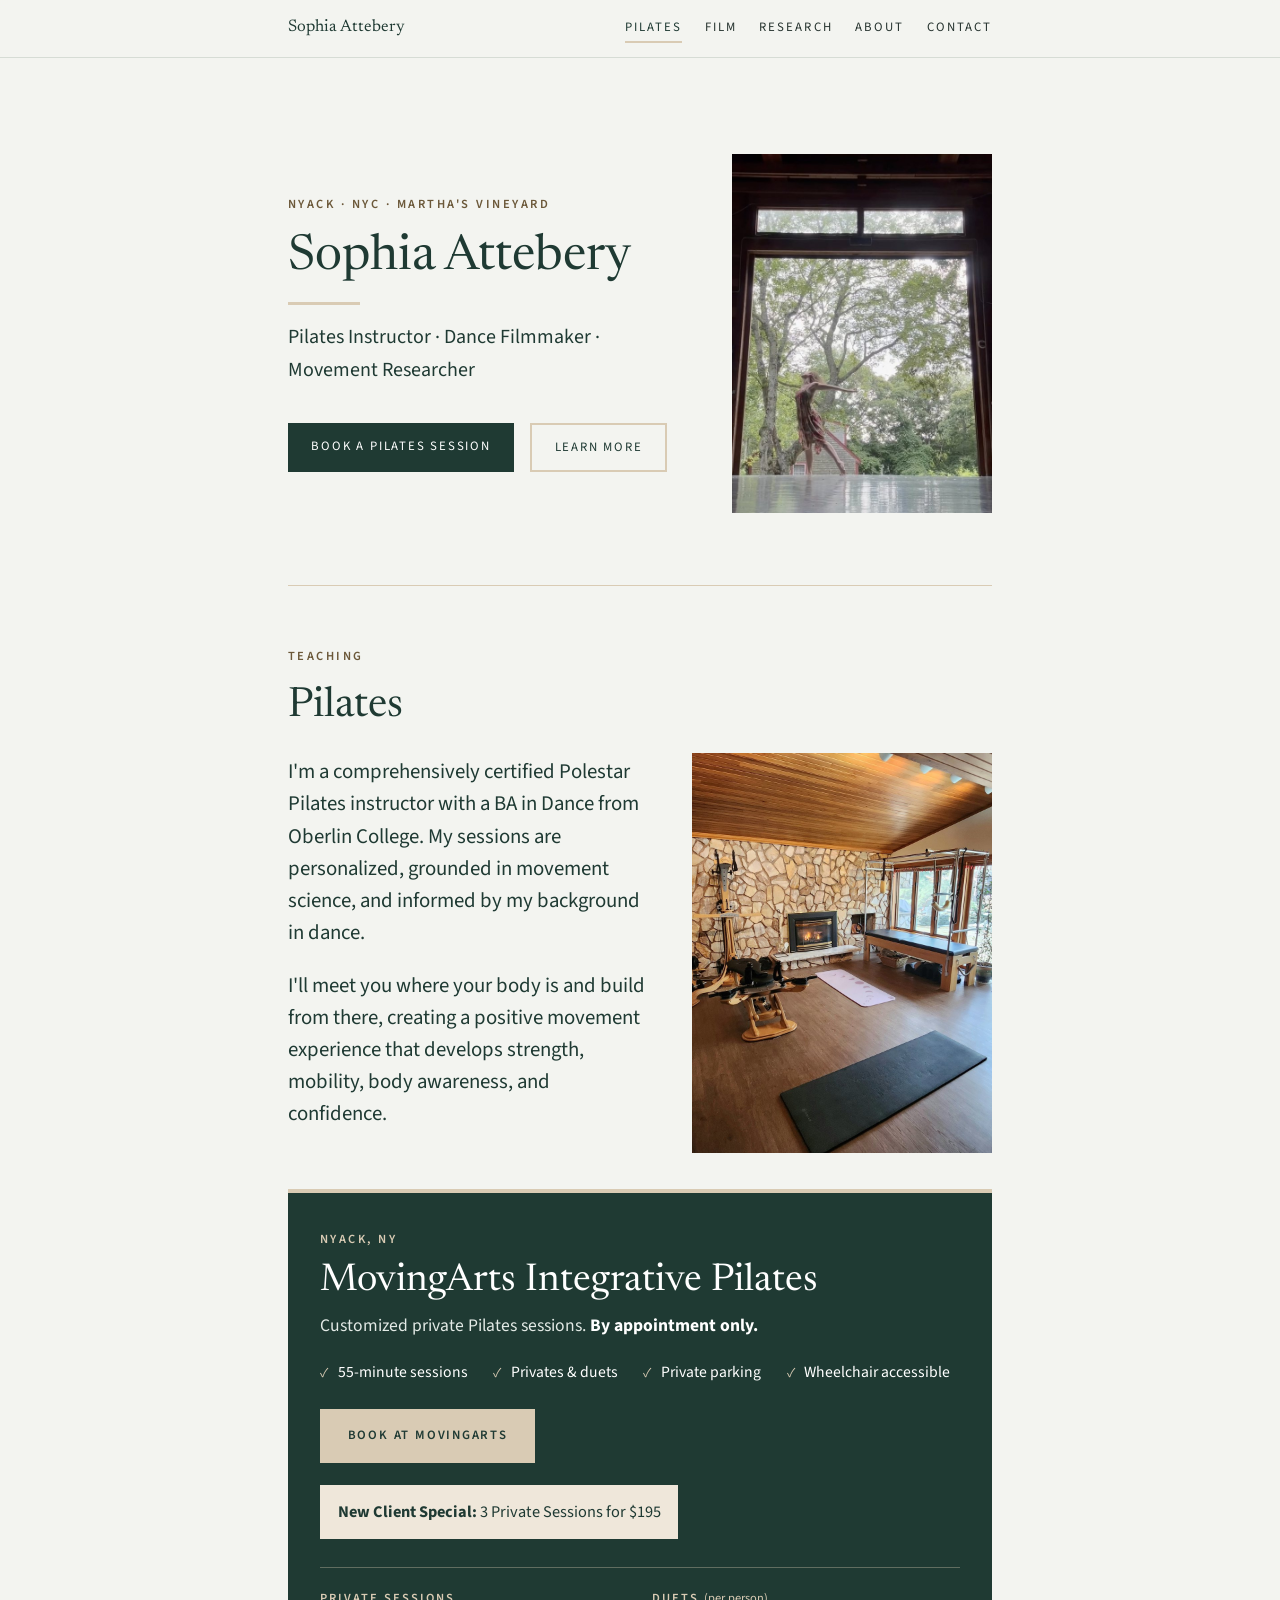
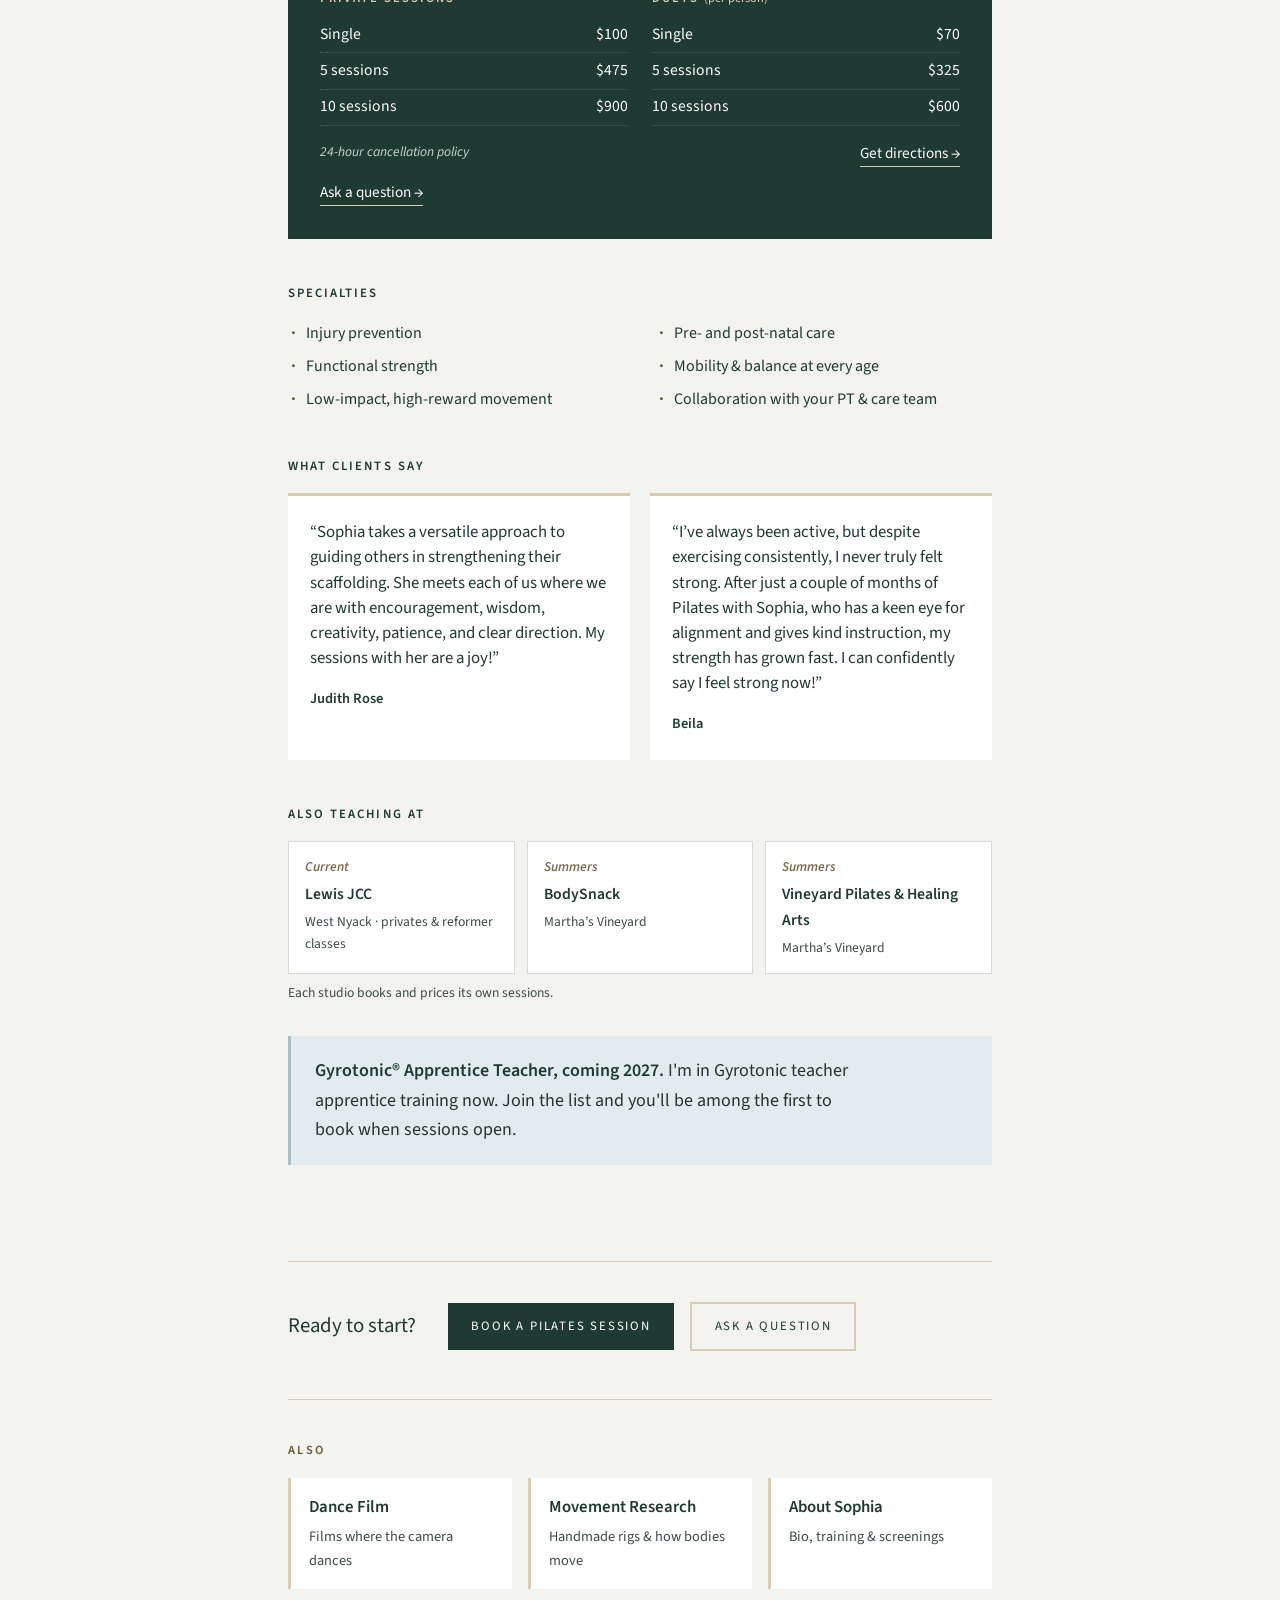
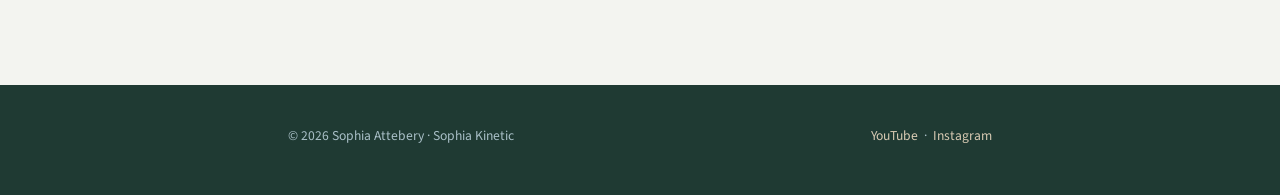
<file: index.html>
<!DOCTYPE html>
<html lang="en">
<head>
<meta charset="UTF-8">
<meta name="viewport" content="width=device-width, initial-scale=1.0">
<title>Sophia Attebery | Dancer, Pilates Instructor &amp; Dance Filmmaker</title>
<meta name="description" content="Sophia Attebery is a dancer, Pilates instructor, and award-winning dance filmmaker in Nyack, NY. Private Pilates sessions, Gyrotonic coming 2027, dance film, and movement research.">
<meta property="og:title" content="Sophia Attebery | Sophia Kinetic">
<meta property="og:description" content="Dancer, Pilates instructor, and dance filmmaker based in Nyack, New York City, and Martha's Vineyard.">
<meta property="og:url" content="https://sophiakinetic.com">
<meta property="og:type" content="website">
<link rel="preconnect" href="https://fonts.googleapis.com">
<link href="https://fonts.googleapis.com/css2?family=Newsreader:ital,opsz,wght@0,6..72,400;0,6..72,500;1,6..72,400&family=Source+Sans+3:wght@400;500;600&display=swap" rel="stylesheet">
<link rel="icon" href="/favicon.ico" sizes="any">
<link rel="icon" type="image/png" sizes="32x32" href="/favicon-32.png">
<link rel="apple-touch-icon" href="/apple-touch-icon.png">
<link rel="stylesheet" href="style.css">
<style>
  main > section#pilates { border-top: 1px solid var(--sand) !important; padding-top: 3.75rem !important; }
  .also { border-top: 1px solid var(--sand); margin-top: 3rem; padding-top: 2.5rem; }
  .also-links { display: grid; grid-template-columns: repeat(3, minmax(0,1fr)); gap: 1rem; }
  .also-links a { display: flex; flex-direction: column; gap: 0.2rem; padding: 1rem 1.1rem; background: #fff; text-decoration: none; color: var(--ink); border-left: 3px solid var(--sand); }
  .also-title { font-weight: 600; font-size: 1.05rem; }
  .also-sub { font-size: 0.9rem; color: var(--ink-dim); }
  @media (max-width: 700px) { .also-links { grid-template-columns: 1fr; } }

  .pilates-head { }
  .studio-feature { background: var(--ink); color: #fff; padding: 2.25rem 2rem 2rem; margin: 2.25rem 0 1rem; border-top: 4px solid var(--sand); }
  .studio-eyebrow { font-size: 0.78rem; letter-spacing: 0.2em; text-transform: uppercase; font-weight: 600; color: var(--sand); margin-bottom: 0.6rem; }
  .studio-name { font-family: 'Newsreader', serif; font-weight: 400; font-size: clamp(1.9rem, 4.5vw, 2.4rem); line-height: 1.1; margin-bottom: 0.6rem; }
  .studio-feature .studio-desc { color: #E3EAE6; font-size: 1.1rem; margin-bottom: 1.25rem; max-width: none; }
  .studio-facts { list-style: none; display: flex; flex-wrap: wrap; gap: 0.4rem 1.6rem; margin-bottom: 1.4rem; }
  .studio-facts li { font-size: 0.98rem; color: #fff; padding-left: 1.1rem; position: relative; }
  .studio-facts li::before { content: "\2713"; position: absolute; left: 0; color: var(--sand); font-size: 0.85rem; top: 0.1rem; }
  .studio-offer { background: var(--sand-light); color: var(--ink); padding: 0.85rem 1.1rem; font-size: 1.02rem; margin-top: 1.4rem; display: inline-block; }
  .studio-offer strong { font-weight: 700; }
  .studio-actions { display: flex; gap: 1.5rem; align-items: center; flex-wrap: wrap; }
  .btn.studio-btn { background: var(--sand); color: var(--ink); border-color: var(--sand); font-weight: 600; padding: 0.9rem 1.6rem; }
  .btn.studio-btn:hover { background: #fff; border-color: #fff; color: var(--ink); }
  .studio-link { color: #fff; text-decoration: none; border-bottom: 1px solid var(--sand); font-size: 0.95rem; }
  .also-studios { display: grid; grid-template-columns: repeat(3, minmax(0,1fr)); gap: 0.75rem; margin-bottom: 0.5rem; }
  .also-studios a { display: flex; flex-direction: column; gap: 0.15rem; padding: 0.85rem 1rem; background: #fff; text-decoration: none; color: var(--ink); border: 1px solid var(--rule); }
  .also-studios .season { font-style: italic; font-weight: 600; font-size: 0.85rem; color: #7A6A4F; margin-bottom: 0.1rem; }
  .also-studios strong { font-weight: 600; font-size: 0.98rem; }
  .also-studios span { font-size: 0.85rem; color: var(--ink-dim); }
  .small-note { font-size: 0.85rem !important; color: var(--ink-dim) !important; margin-bottom: 1.5rem !important; }
  @media (max-width: 700px) { .also-studios { grid-template-columns: 1fr; } .studio-feature { padding: 1.75rem 1.25rem; margin-left: -0.5rem; margin-right: -0.5rem; } }

  .studio-feature { position: relative; }
  .studio-grid { display: block; }
  .studio-feature .studio-desc strong { font-weight: 700; color: #fff; }
  .studio-appt { color: var(--sand); font-weight: 600; font-size: 1rem; letter-spacing: 0.02em; margin: -0.6rem 0 1.1rem; }
  .studio-map { display: inline-flex; align-items: center; gap: 1rem; text-decoration: none; color: var(--ink); margin: 0.5rem 0 2.5rem; }
  .studio-map svg { display: block; width: 170px; height: auto; border: 1px solid var(--rule); transition: border-color .2s; }
  .studio-map:hover svg { border-color: var(--ink); }
  .studio-map .map-addr { display: block; font-size: 0.8rem; line-height: 1.35; margin-top: 0.45rem; color: #E3EAE6; }
  .studio-map .map-go { font-size: 0.98rem; border-bottom: 1px solid var(--ink); }
  .rates-foot { display: flex; justify-content: space-between; align-items: flex-start; gap: 1rem; flex-wrap: wrap; margin-top: 0.9rem; }
  .rates-foot .rates-note { margin: 0 0 0.9rem !important; }
  .rates-foot .ask-link { display: inline-block; }
    .studio-photo { aspect-ratio: 4 / 5; border: 1px dashed rgba(217,203,180,0.6); display: flex; align-items: center; justify-content: center; color: var(--sand); font-size: 0.9rem; text-align: center; padding: 1rem; }
  .studio-rates { display: grid; grid-template-columns: repeat(2, minmax(0, 1fr)); gap: 1.5rem; margin-top: 1.75rem; padding-top: 1.25rem; border-top: 1px solid rgba(217,203,180,0.35); }
  .rates-title { font-size: 0.78rem; letter-spacing: 0.16em; text-transform: uppercase; font-weight: 600; color: var(--sand); margin-bottom: 0.5rem; }
  .rates-title em { text-transform: none; letter-spacing: 0; font-style: normal; font-weight: 400; }
  .rate { display: flex; justify-content: space-between; gap: 1rem; padding: 0.3rem 0; border-bottom: 1px dotted rgba(255,255,255,0.18); font-size: 0.98rem; color: #fff; }
  .rate span:last-child { font-variant-numeric: tabular-nums; }
  .studio-feature .rates-note { font-size: 0.85rem; color: #C9D5D0; margin: 0.9rem 0 0; }
  @media (max-width: 760px) { .studio-grid { grid-template-columns: 1fr; } .studio-photo { aspect-ratio: 4 / 3; } .studio-rates { grid-template-columns: 1fr; } }

  .studio-photo-img { width: 100%; aspect-ratio: 4 / 5; object-fit: cover; display: block; }
  .spec-grid { display: block; }
  .spec-photo { width: 100%; aspect-ratio: 4 / 5; object-fit: cover; display: block; margin-top: 2.75rem; }
  .gyro-grid { margin: 2rem 0; }
  .gyro-photo { width: 100%; aspect-ratio: 4 / 5; object-fit: cover; display: block; }
  @media (max-width: 760px) { .spec-grid, .gyro-grid { grid-template-columns: 1fr; } .spec-photo { margin-top: 0; } }
  .intro-grid { display: grid; grid-template-columns: minmax(0, 1fr) 300px; gap: 2.5rem; align-items: center; margin-top: 0.5rem; }
  .intro-photo { width: 100%; height: auto; aspect-ratio: 3 / 4; object-fit: cover; display: block; }
  @media (max-width: 760px) { .intro-grid { grid-template-columns: 1fr; gap: 1.5rem; } }
  .provider-note { margin: 1.25rem 0 0; padding: 0.9rem 1.1rem; border-left: 3px solid var(--sand); background: #fff; font-size: 0.98rem; color: var(--ink); max-width: 62ch; }
  .provider-note strong { font-weight: 600; }
  .provider-note a { color: var(--ink); border-bottom: 1px solid var(--ink); text-decoration: none; white-space: nowrap; }
  .rate .each { font-style: normal; color: #C9D5D0; font-size: 0.85rem; }
</style>
</head>
<body>
  <nav>
    <div class="nav-inner">
      <a class="wordmark" href="/">Sophia Attebery</a>
      <div class="nav-links">
        <a href="/" aria-current="page">Pilates</a>
        <a href="film.html">Film</a>
        <a href="research.html">Research</a>
        <a href="about.html">About</a>
        <a href="contact.html">Contact</a>
      </div>
    </div>
  </nav>

  <div class="page" id="top">
    <header class="hero">
      <div class="hero-grid">
      <div>
      <div class="eyebrow">Nyack · NYC · Martha's Vineyard </div>
      <h1>Sophia Attebery</h1>
      <p class="roles">Pilates Instructor · Dance Filmmaker · Movement Researcher</p>
      <div class="cta-row">
        <a class="btn solid" href="https://calendar.app.google/jEEsgBt4vqy11WYi9" target="_blank" rel="noopener">Book a Pilates session</a>
        <a class="btn" href="#pilates">Learn more</a>
      </div>
      </div>
      <video class="hero-video" src="hero-loop-tall.mp4" poster="hero-poster-tall.jpg" autoplay muted loop playsinline preload="auto" aria-label="Sophia dancing in an open barn doorway"></video>
      </div>
    </header>
    <main>
    <section id="pilates">
      <div class="pilates-head">
        <div class="eyebrow">Teaching</div>
        <h2>Pilates</h2>
      </div>
<div class="intro-grid">
        <div>
          <p class="lead">I'm a comprehensively certified Polestar Pilates instructor with a BA in Dance from Oberlin College. My sessions are personalized, grounded in movement science, and informed by my background in dance.</p>
          <p class="lead">I'll meet you where your body is and build from there, creating a positive movement experience that develops strength, mobility, body awareness, and confidence.</p>
        </div>
        <img class="intro-photo" src="studio-sunlit.jpg" alt="The MovingArts studio: a Gyrotonic machine and Pilates Cadillac by a stone fireplace and garden windows" width="900" height="1200">
      </div>

      <div class="studio-feature">
        <div class="studio-grid">
        <div class="studio-main">
        <div class="studio-eyebrow">Nyack, NY</div>
        <h3 class="studio-name">MovingArts Integrative Pilates</h3>
        <p class="studio-desc">Customized private Pilates sessions. <strong>By appointment only.</strong></p>
        <ul class="studio-facts">
          <li>55-minute sessions</li>
          <li>Privates &amp; duets</li>
          <li>Private parking</li>
          <li>Wheelchair accessible</li>
        </ul>
        <div class="studio-actions">
          <a class="btn studio-btn" href="https://calendar.app.google/jEEsgBt4vqy11WYi9" target="_blank" rel="noopener">Book at MovingArts</a>
        </div>
        <div class="studio-offer"><strong>New Client Special:</strong> 3 Private Sessions for $195</div>
        <div class="studio-rates">
          <div class="rates-col">
            <div class="rates-title">Private sessions</div>
            <div class="rate"><span>Single</span><span>$100</span></div>
            <div class="rate"><span>5 sessions</span><span>$475</span></div>
            <div class="rate"><span>10 sessions</span><span>$900</span></div>
          </div>
          <div class="rates-col">
            <div class="rates-title">Duets <em>(per person)</em></div>
            <div class="rate"><span>Single</span><span>$70</span></div>
            <div class="rate"><span>5 sessions</span><span>$325</span></div>
            <div class="rate"><span>10 sessions</span><span>$600</span></div>
          </div>
        </div>
        <div class="rates-foot"><div><p class="rates-note"><em>24-hour cancellation policy</em></p><a class="studio-link ask-link" href="contact.html">Ask a question →</a></div><a class="studio-link" href="https://www.google.com/maps/dir/?api=1&amp;destination=266+Piermont+Ave,+Nyack,+NY+10960" target="_blank" rel="noopener" aria-label="Get directions to MovingArts, 266 Piermont Ave, Nyack (opens Google Maps)">Get directions →</a></div>
        </div>
        </div>
      </div>

      <div class="spec-grid">
        <div>
      <h3 class="subhead">Specialties</h3>
        <ul class="focus-list">
          <li>Injury prevention</li>
          <li>Pre- and post-natal care</li>
          <li>Functional strength</li>
          <li>Mobility &amp; balance at every age</li>
          <li>Low-impact, high-reward movement</li>
          <li>Collaboration with your PT &amp; care team</li>
        </ul>
        </div>
      </div>
      <h3 class="subhead">What clients say</h3>
      <div class="testimonials">
        <figure class="quote">
          <blockquote>&ldquo;Sophia takes a versatile approach to guiding others in strengthening their scaffolding. She meets each of us where we are with encouragement, wisdom, creativity, patience, and clear direction. My sessions with her are a joy!&rdquo;</blockquote>
          <figcaption>Judith Rose</figcaption>
        </figure>
        <figure class="quote">
          <blockquote>&ldquo;I&rsquo;ve always been active, but despite exercising consistently, I never truly felt strong. After just a couple of months of Pilates with Sophia, who has a keen eye for alignment and gives kind instruction, my strength has grown fast. I can confidently say I feel strong now!&rdquo;</blockquote>
          <figcaption>Beila</figcaption>
        </figure>
      </div>
      <h3 class="subhead">Also teaching at</h3>
      <div class="also-studios">
        <a href="https://jccrockland.org/pilates_rate_card" target="_blank" rel="noopener"><em class="season">Current</em><strong>Lewis JCC</strong><span>West Nyack · privates &amp; reformer classes</span></a>
        <a href="https://www.bodysnack.net/sessions" target="_blank" rel="noopener"><em class="season">Summers</em><strong>BodySnack</strong><span>Martha&rsquo;s Vineyard</span></a>
        <a href="https://www.vineyardpilates.com" target="_blank" rel="noopener"><em class="season">Summers</em><strong>Vineyard Pilates &amp; Healing Arts</strong><span>Martha&rsquo;s Vineyard</span></a>
      </div>
      <p class="small-note">Each studio books and prices its own sessions.</p>
      <div class="gyro-grid">
      <div class="note" style="margin:0">
        <p><strong style="font-weight:600;color:var(--ink)">Gyrotonic® Apprentice Teacher, coming 2027.</strong> I'm in Gyrotonic teacher apprentice training now. Join the list and you'll be among the first to book when sessions open.</p>
      </div>
      </div>
    </section>
    <div class="next-cta">
      <p>Ready to start?</p>
      <a class="btn solid" href="https://calendar.app.google/jEEsgBt4vqy11WYi9" target="_blank" rel="noopener">Book a Pilates session</a>
      <a class="btn" href="contact.html">Ask a question</a>
    </div>
    <div class="also">
      <div class="eyebrow">Also</div>
      <div class="also-links">
        <a href="film.html"><span class="also-title">Dance Film</span><span class="also-sub">Films where the camera dances</span></a>
        <a href="research.html"><span class="also-title">Movement Research</span><span class="also-sub">Handmade rigs &amp; how bodies move</span></a>
        <a href="about.html"><span class="also-title">About Sophia</span><span class="also-sub">Bio, training &amp; screenings</span></a>
      </div>
    </div>
    </main>
  </div>

  <div class="footer-band"><footer>
    <span>© 2026 Sophia Attebery · Sophia Kinetic</span>
    <span><a href="https://www.youtube.com/@sophiaattebery" target="_blank" rel="noopener">YouTube</a> &nbsp;·&nbsp; <a href="https://www.instagram.com/sophikinetic/" target="_blank" rel="noopener">Instagram</a></span>
  </footer></div>
  <div id="lb" hidden><button class="lb-close" aria-label="Close video">&times;</button><div class="lb-frame"></div></div>
  <script src="site.js"></script>
</body>
</html>
</file>
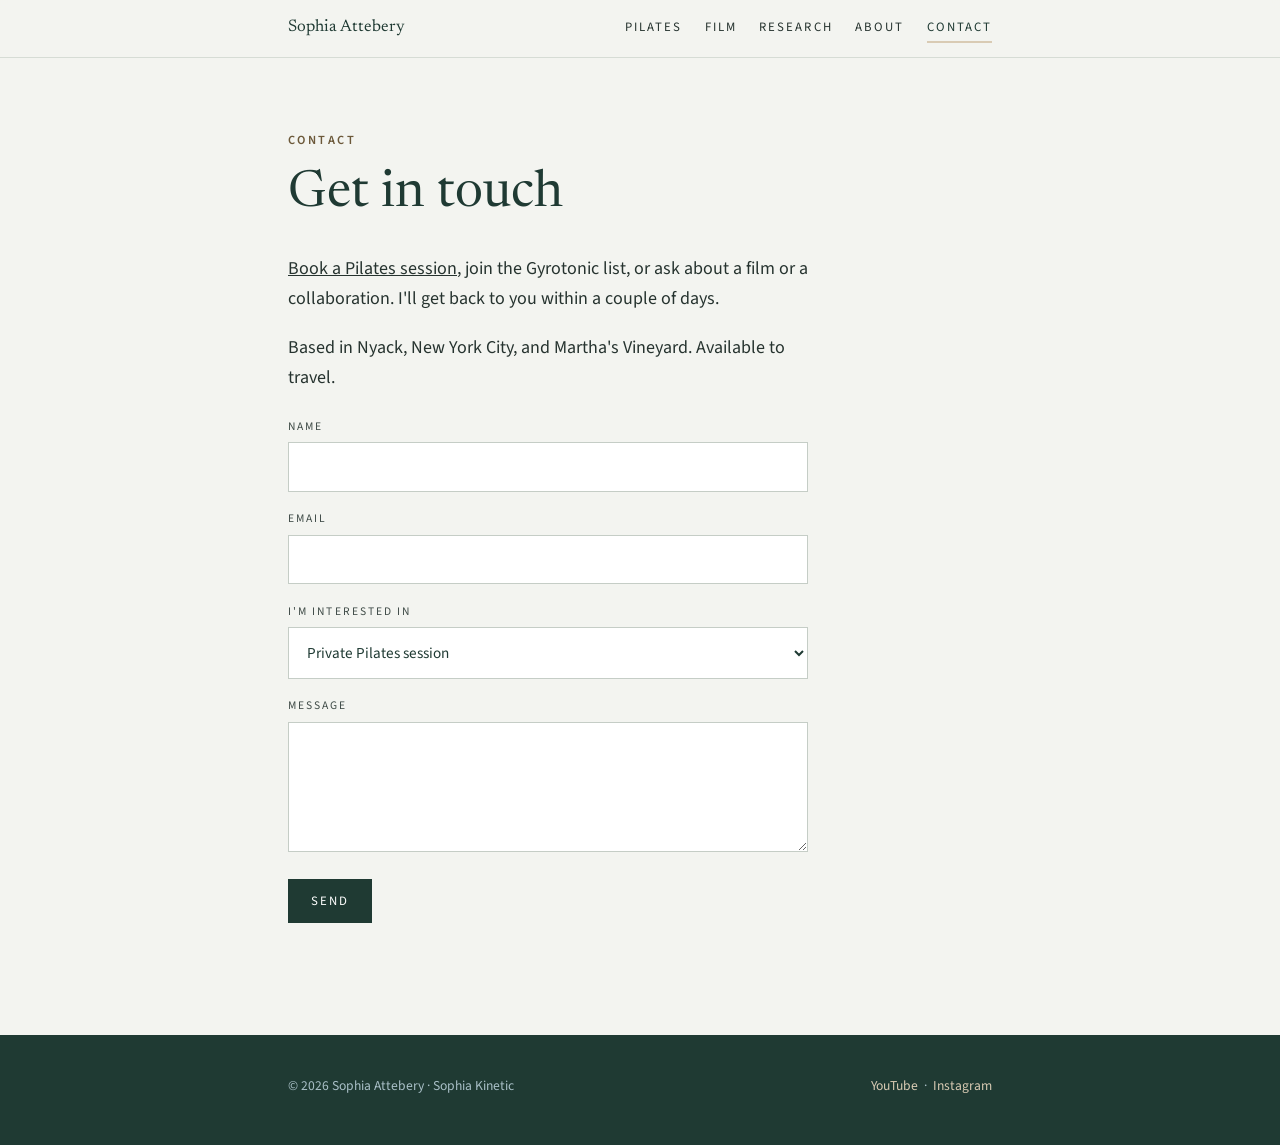
<file: contact.html>
<!DOCTYPE html>
<html lang="en">
<head>
<meta charset="UTF-8">
<meta name="viewport" content="width=device-width, initial-scale=1.0">
<title>Contact | Sophia Attebery</title>
<meta name="description" content="Sophia Attebery is a dancer, Pilates instructor, and award-winning dance filmmaker in Nyack, NY. Private Pilates sessions, Gyrotonic coming 2027, dance film, and movement research.">
<meta property="og:title" content="Sophia Attebery | Sophia Kinetic">
<meta property="og:description" content="Dancer, Pilates instructor, and dance filmmaker based in Nyack, New York City, and Martha's Vineyard.">
<meta property="og:url" content="https://sophiakinetic.com">
<meta property="og:type" content="website">
<link rel="preconnect" href="https://fonts.googleapis.com">
<link href="https://fonts.googleapis.com/css2?family=Newsreader:ital,opsz,wght@0,6..72,400;0,6..72,500;1,6..72,400&family=Source+Sans+3:wght@400;500;600&display=swap" rel="stylesheet">
<link rel="icon" href="/favicon.ico" sizes="any">
<link rel="icon" type="image/png" sizes="32x32" href="/favicon-32.png">
<link rel="apple-touch-icon" href="/apple-touch-icon.png">
<link rel="stylesheet" href="style.css">
</head>
<body>
  <nav>
    <div class="nav-inner">
      <a class="wordmark" href="/">Sophia Attebery</a>
      <div class="nav-links">
        <a href="/">Pilates</a>
        <a href="film.html">Film</a>
        <a href="research.html">Research</a>
        <a href="about.html">About</a>
        <a href="contact.html" aria-current="page">Contact</a>
      </div>
    </div>
  </nav>

  <div class="page">
    <header class="page-head">
      <div class="eyebrow">Contact</div>
      <h1>Get in touch</h1>
    </header>
    <main>
    <section id="contact">
      <p><a href="https://calendar.app.google/jEEsgBt4vqy11WYi9" target="_blank" rel="noopener">Book a Pilates session</a>, join the Gyrotonic list, or ask about a film or a collaboration. I'll get back to you within a couple of days.</p>
      <p>Based in Nyack, New York City, and Martha's Vineyard. Available to travel.</p>
      <div class="sent-note" id="sent-note" hidden><strong>Thank you, your message was sent.</strong> I&rsquo;ll get back to you within a couple of days.</div>
      <form name="contact" method="POST" data-netlify="true" netlify-honeypot="bot-field" action="/contact.html?sent=1">
        <input type="hidden" name="form-name" value="contact">
        <p class="hidden"><label>Leave blank <input name="bot-field"></label></p>
        <div><label for="name">Name</label><input id="name" name="name" required></div>
        <div><label for="email">Email</label><input id="email" type="email" name="email" required></div>
        <div>
          <label for="topic">I'm interested in</label>
          <select id="topic" name="topic">
            <option>Private Pilates session</option>
            <option>Gyrotonic waitlist</option>
            <option>Dance film / commission</option>
            <option>Collaboration</option>
            <option>Something else</option>
          </select>
        </div>
        <div><label for="message">Message</label><textarea id="message" name="message"></textarea></div>
        <button class="btn solid" type="submit">Send</button>
      </form>
    </section>
    </main>
  </div>

  <div class="footer-band"><footer>
    <span>© 2026 Sophia Attebery · Sophia Kinetic</span>
    <span><a href="https://www.youtube.com/@sophiaattebery" target="_blank" rel="noopener">YouTube</a> &nbsp;·&nbsp; <a href="https://www.instagram.com/sophikinetic/" target="_blank" rel="noopener">Instagram</a></span>
  </footer></div>
  <div id="lb" hidden><button class="lb-close" aria-label="Close video">&times;</button><div class="lb-frame"></div></div>
  <script src="site.js"></script>
</body>
</html>
</file>
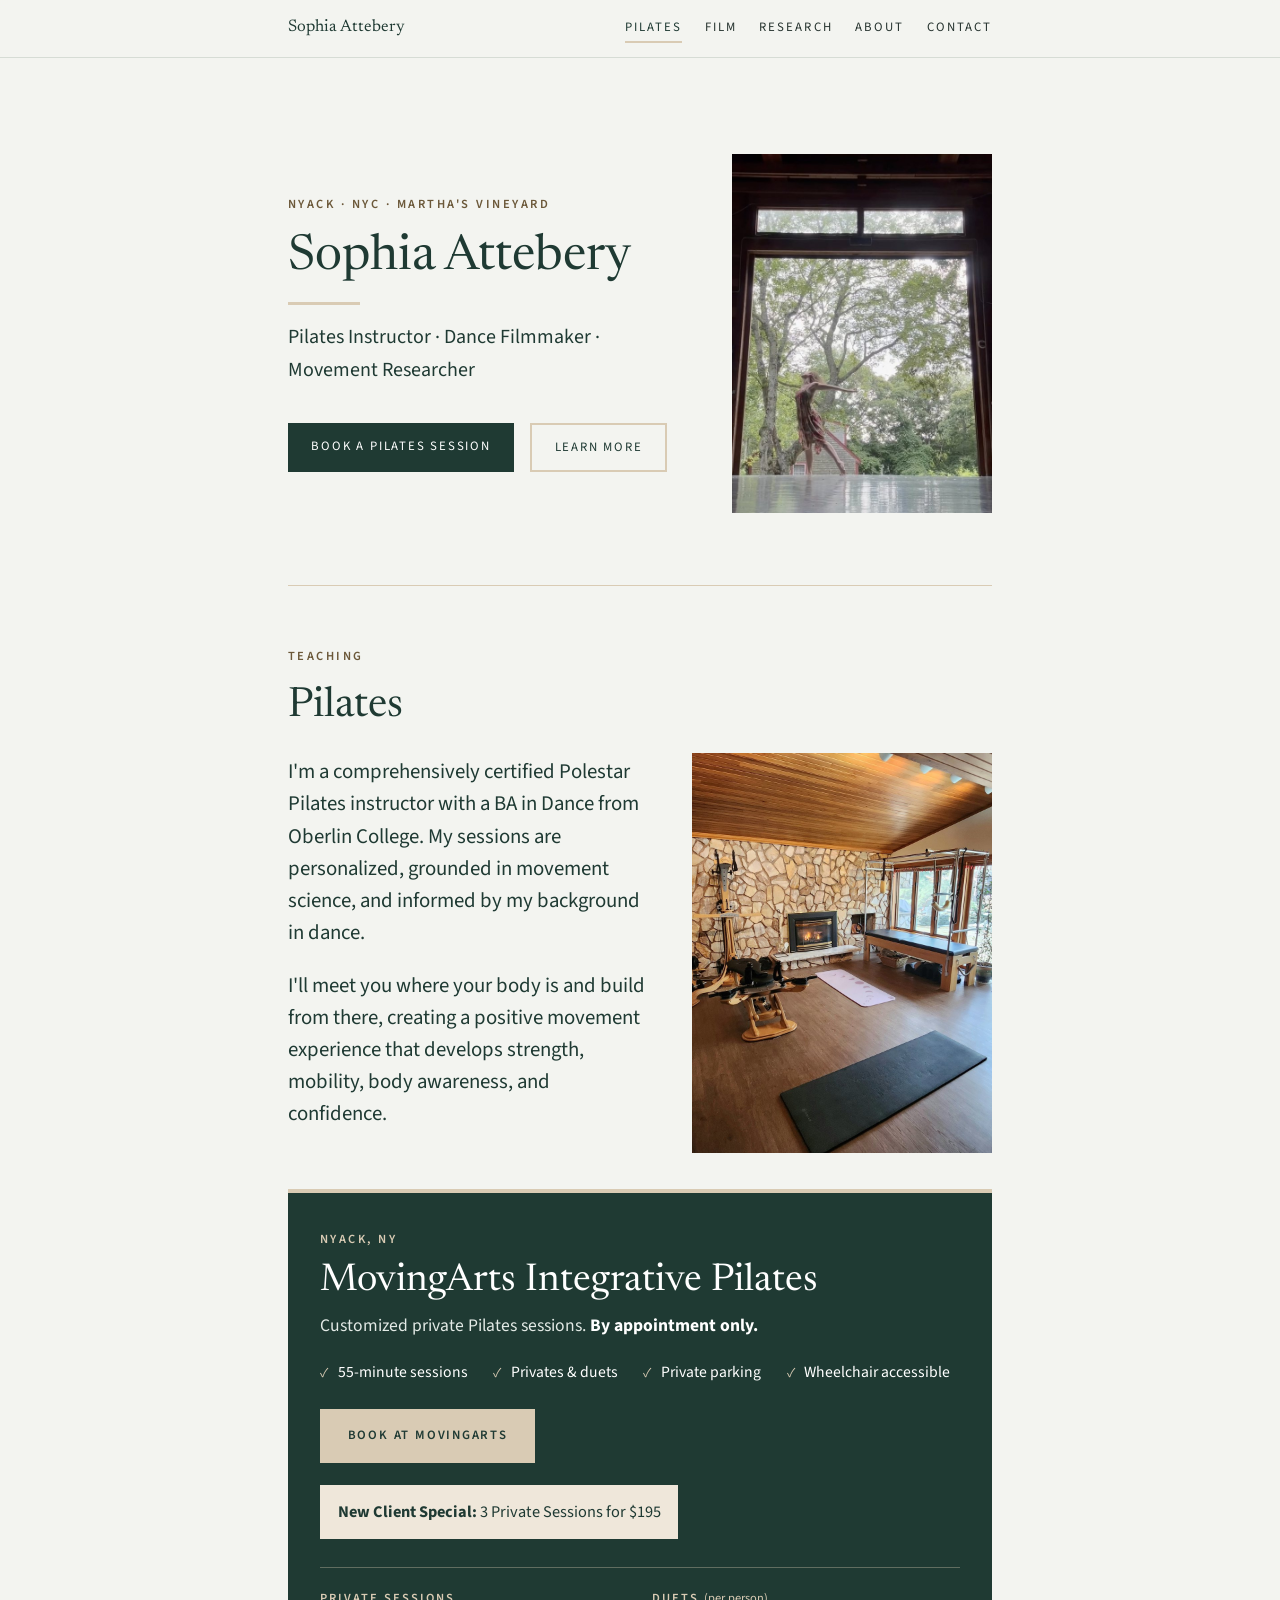
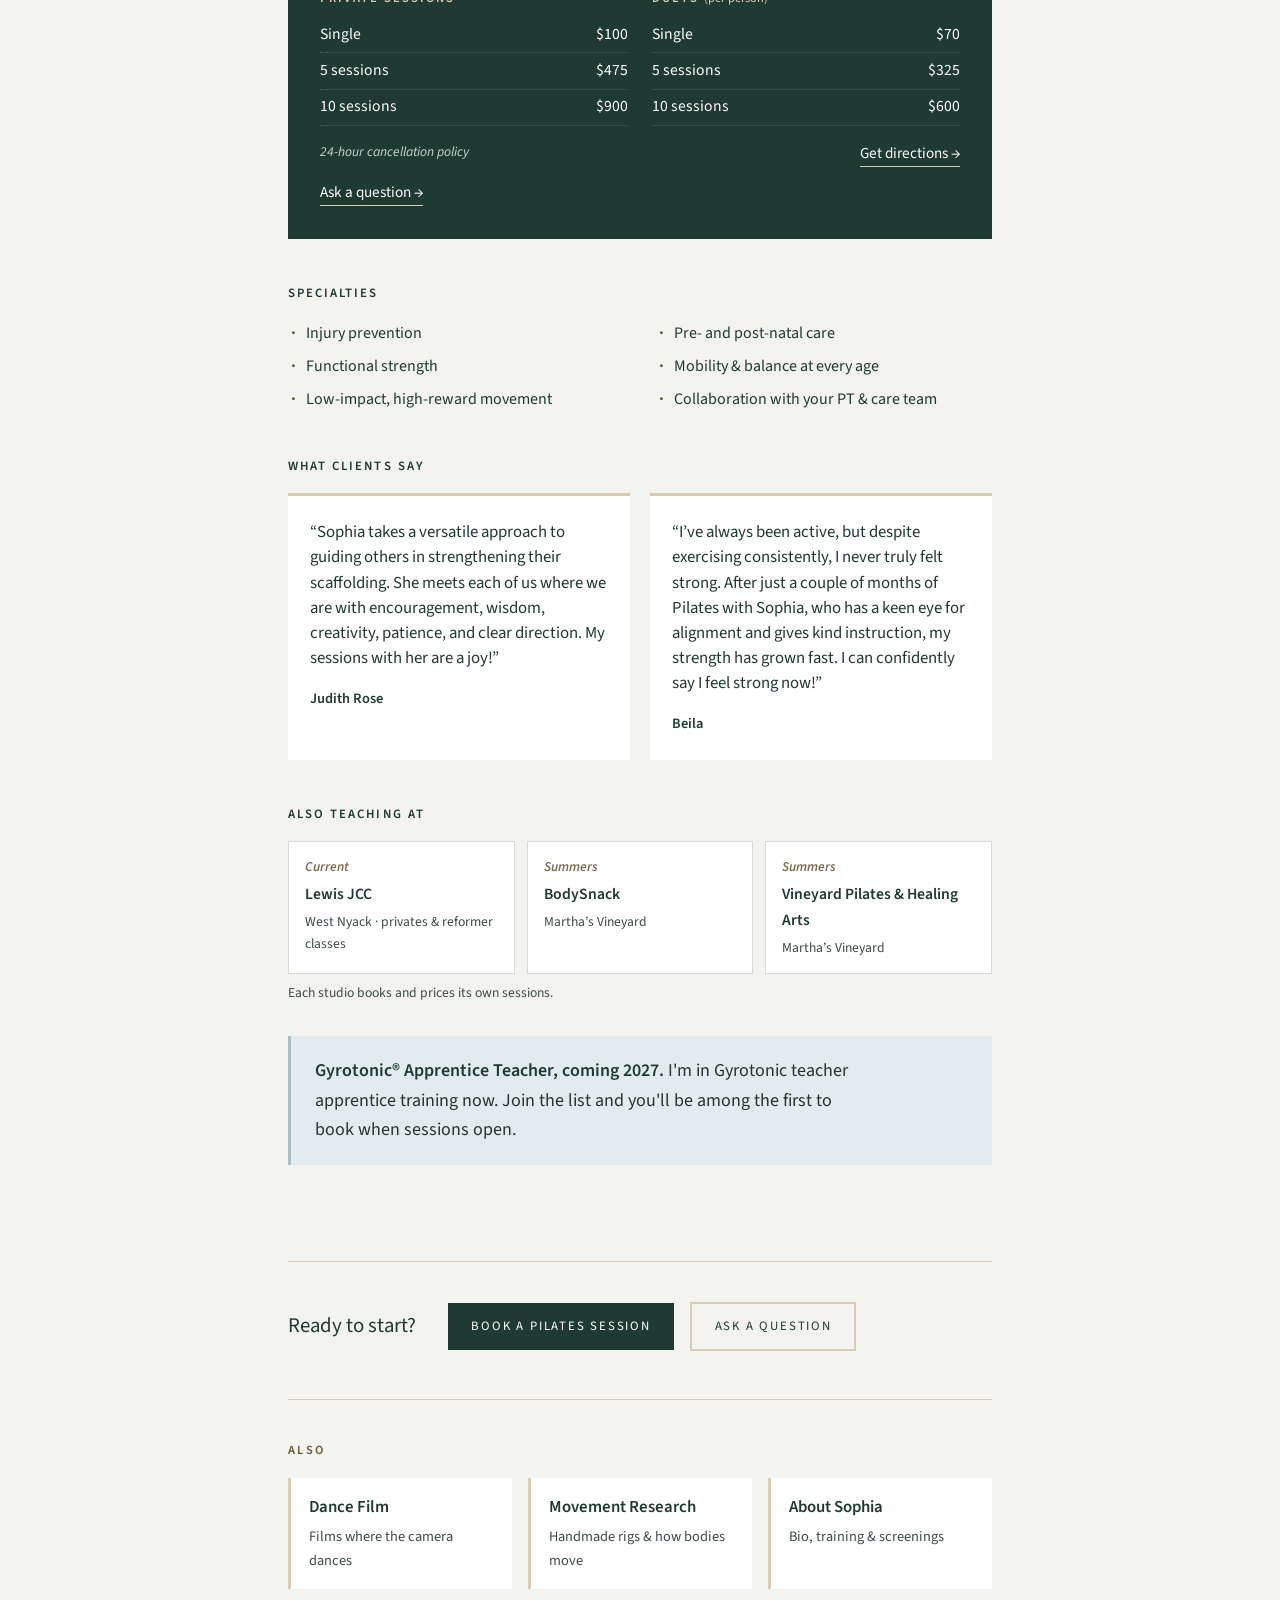
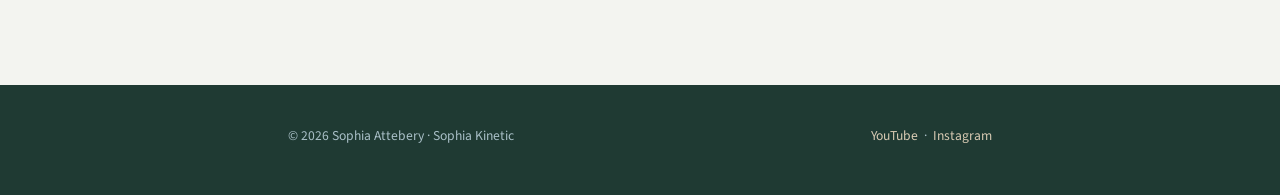
<file: pilates.html>
<!DOCTYPE html>
<html lang="en">
<head>
<meta charset="UTF-8">
<title>Pilates | Sophia Attebery</title>
<meta http-equiv="refresh" content="0; url=/">
<link rel="canonical" href="https://sophiakinetic.com/">
<script>location.replace('/');</script>
</head>
<body><p><a href="/">Continue to sophiakinetic.com</a></p></body>
</html>
</file>
<file: style.css>
:root {
    --ink: #1F3A33;
    --ink-soft: #26332F;
    --ink-dim: #3F4B47;
    --ground: #F3F4F0;
    --ground-raised: #E8ECE6;
    --brass: #1F3A33;
    --fog: #A9BFC7;
    --fog-deep: #4E6E79;
    --sand-light: #EFE7DA;
    --sand-deep: #6B5839;
    --fog-light: #E2EBEE;
    --sand: #D9CBB4;
    --rule: #D6DCD5;
  }
  * { box-sizing: border-box; margin: 0; padding: 0; }
  html { scroll-behavior: smooth; }
  body {
    font-size: 18px;
    background: var(--ground);
    color: var(--ink);
    font-family: 'Source Sans 3', sans-serif;
    font-weight: 400;
    line-height: 1.65;
    -webkit-font-smoothing: antialiased;
  }
  a { color: inherit; }
  nav {
    position: sticky; top: 0; z-index: 10;
    background: rgba(243,244,240,0.94);
    backdrop-filter: blur(6px);
    border-bottom: 1px solid var(--rule);
  }
  .nav-inner {
    max-width: 760px; margin: 0 auto;
    padding: 0.9rem 1.75rem;
    display: flex; justify-content: space-between; align-items: baseline; gap: 1rem;
  }
  .wordmark {
    font-family: 'Newsreader', serif; 
    font-size: 1.05rem; text-decoration: none; color: var(--ink);
  }
  .nav-links { display: flex; gap: 1.4rem; flex-wrap: wrap; }
  .nav-links a {
    font-size: 0.8rem; letter-spacing: 0.16em; text-transform: uppercase;
    color: var(--ink-soft); text-decoration: none; transition: color 0.2s;
  }
  .nav-links a:hover { color: var(--brass); }
  .page { max-width: 760px; margin: 0 auto; padding: 0 1.75rem 6rem; }
  header.hero { padding: 6rem 0 4.5rem; }
  header.hero h1::after { content: ""; display: block; width: 72px; height: 3px; margin-top: 1.1rem; background: var(--sand); }
  .eyebrow {
    font-size: 0.78rem; letter-spacing: 0.2em; text-transform: uppercase; font-weight: 600;
    color: var(--sand-deep); margin-bottom: 1.1rem;
  }
  h1 {
    font-family: 'Newsreader', serif; font-weight: 400; 
    font-size: clamp(2.4rem, 7vw, 3.6rem); line-height: 1.05; margin-bottom: 1rem;
  }
  .roles { font-family: 'Newsreader', serif; font-size: 1.25rem; color: var(--ink); margin-bottom: 2.25rem; }
  .tagline { font-size: 1.1rem; color: var(--ink-soft); max-width: 46ch; margin-bottom: 2.25rem; }
  .cta-row { display: flex; gap: 1rem; flex-wrap: wrap; }
  .btn {
    display: inline-block; padding: 0.75rem 1.4rem;
    font-size: 0.8rem; letter-spacing: 0.14em; text-transform: uppercase;
    text-decoration: none; border: 1px solid var(--ink); color: var(--ink);
    transition: background 0.2s, color 0.2s;
  }
  .btn.solid { background: var(--ink); color: #fff; }
  .btn:not(.solid) { border-color: var(--sand); border-width: 2px; }
  .btn:hover { background: #2E5248; color: #fff; border-color: #2E5248; }
  section { border-top: 1px solid var(--sand); padding: 3.75rem 0 1rem; scroll-margin-top: 3.5rem; }
  h2 {
    font-family: 'Newsreader', serif;  font-weight: 400;
    font-size: clamp(2rem, 5vw, 2.6rem); line-height: 1.1; margin-bottom: 1.5rem;
  }
  section p { color: var(--ink-soft); max-width: 60ch; margin-bottom: 1.25rem; }
  .focus-list {
    list-style: none; display: grid; grid-template-columns: repeat(auto-fit, minmax(210px, 1fr));
    gap: 0.6rem 2rem; margin: 1.75rem 0 2.25rem;
  }
  .focus-list li { font-size: 0.92rem; color: var(--ink-soft); padding-left: 1.1rem; position: relative; }
  .focus-list li::before { content: "·"; position: absolute; left: 0; color: var(--sand-deep); font-weight: 600; }
  .where { display: grid; gap: 0; margin-bottom: 2rem; }
  .where-row {
    display: flex; justify-content: space-between; align-items: baseline; gap: 1.5rem;
    padding: 1.25rem 0; border-bottom: 1px solid var(--rule);
  }
  .where-row:first-child { border-top: 1px solid var(--rule); }
  .where-name { font-family: 'Newsreader', serif; font-size: 1.1rem; }
  .where-meta { font-size: 0.85rem; color: var(--ink-dim); }
  .text-link {
    font-size: 0.8rem; color: var(--brass); text-decoration: none; white-space: nowrap;
    border-bottom: 1px solid var(--sand); transition: color 0.2s, border-color 0.2s;
  }
  .text-link:hover { color: var(--ink); border-color: var(--ink); }
  .note {
    background: var(--fog-light); border-left: 3px solid var(--fog);
    padding: 1.25rem 1.5rem; margin: 1.5rem 0 2rem;
  }
  .note p { margin: 0; }
  .credits { list-style: none; margin: 1.5rem 0 2rem; }
  .credits li {
    display: flex; gap: 1.5rem; padding: 1rem 0; border-bottom: 1px solid var(--rule);
  }
  .credits li:first-child { border-top: 1px solid var(--rule); }
  .credit-year { font-family: 'Newsreader', serif; color: var(--fog-deep); min-width: 4.5rem; flex-shrink: 0; }
  .credit-text { color: var(--ink-soft); font-size: 0.95rem; }
  .credit-text strong { font-weight: 600; color: var(--ink); }
  #film { background: var(--fog-light); margin: 0 -1.75rem; padding-left: 1.75rem; padding-right: 1.75rem; padding-bottom: 2.5rem; border-top: none; }
  #film .credits li { border-color: var(--fog); }
  #research { border-top: none; }
  .testimonials { display: grid; grid-template-columns: repeat(auto-fit, minmax(210px, 1fr)); gap: 1.25rem; margin: 0 0 2rem; }
  .quote { margin: 0; padding: 1.5rem 1.4rem; background: #fff; border-top: 3px solid var(--sand); }
  .quote blockquote { font-family: 'Newsreader', serif; font-size: 1.08rem; line-height: 1.5; color: var(--ink); margin-bottom: 1rem; }
  .quote figcaption { font-size: 0.82rem; color: var(--ink-dim); }
  .collab { border-top: 1px solid var(--sand); padding-top: 2rem; margin-top: 2.5rem; scroll-margin-top: 4rem; }
  .collab h3 { font-family: 'Newsreader', serif; font-weight: 400; font-size: 1.35rem; margin-bottom: 0.6rem; }
  .ways { list-style: none; display: grid; grid-template-columns: repeat(auto-fit, minmax(190px, 1fr)); gap: 1.25rem; margin: 1.25rem 0 1.5rem; }
  .ways strong { display: block; font-family: 'Newsreader', serif; font-weight: 500; font-size: 1.05rem; color: var(--ink); margin-bottom: 0.2rem; }
  .ways span { color: var(--ink-soft); font-size: 0.9rem; }
  .media-slot { aspect-ratio: 16 / 9; background: var(--fog-light); border: 1px dashed var(--fog); display: flex; align-items: center; justify-content: center; color: var(--ink-dim); font-size: 0.9rem; margin: 0.5rem 0 1.5rem; }
  #research { border-top: none; }
  .hero-grid { display: grid; grid-template-columns: 1fr 260px; gap: 2.5rem; align-items: center; }
  @media (min-width: 701px) { .hero-grid h1 { font-size: 3.1rem; white-space: nowrap; } }
  .hero-video { width: 100%; aspect-ratio: 580 / 800; object-fit: cover; display: block; background: var(--fog-light); }
  .vert { aspect-ratio: 9 / 16; width: 100%; background: var(--fog-light); overflow: hidden; }
  .vert iframe, .wide iframe { width: 100%; height: 100%; border: 0; display: block; }
  .wide { aspect-ratio: 16 / 9; width: 100%; background: #0f1a17; }
  .film-feature { margin: 2rem 0 1rem; max-width: 520px; }
  .film-caption { font-size: 0.88rem; color: var(--ink-dim); margin: 0.6rem 0 0; }
  .film-caption strong { color: var(--ink); font-weight: 600; }
  .film-row { display: grid; grid-template-columns: repeat(3, 1fr); gap: 1.25rem; margin: 2rem 0 1.5rem; }
  .film-row .film-caption { font-size: 0.8rem; }
  .film-grid { display: grid; grid-template-columns: repeat(2, 1fr); gap: 1.75rem 1.5rem; margin: 2rem 0 2.5rem; }
  .pilates-grid { display: grid; grid-template-columns: 1fr 150px; gap: 2.5rem; align-items: start; }
  @media (max-width: 700px) {
    .hero-grid, .pilates-grid { grid-template-columns: 1fr; gap: 2rem; }
    .hero-grid .vert { max-width: 260px; }
    .hero-video { max-width: 420px; }
    .pilates-grid .vert { max-width: 220px; }
    .film-grid { grid-template-columns: 1fr; }
    .film-row { grid-template-columns: 1fr; }
  }
  form { display: grid; gap: 1.1rem; max-width: 520px; margin-top: 1.5rem; }
  label { font-size: 0.72rem; letter-spacing: 0.18em; text-transform: uppercase; color: var(--ink-dim); display: block; margin-bottom: 0.4rem; }
  input, select, textarea {
    width: 100%; background: #fff; color: var(--ink);
    border: 1px solid #C5CDC6; padding: 0.8rem 0.9rem;
    font-family: 'Source Sans 3', sans-serif; font-weight: 400; font-size: 0.95rem;
  }
  input:focus, select:focus, textarea:focus { outline: 2px solid var(--fog); border-color: var(--ink); }
  textarea { min-height: 130px; resize: vertical; }
  button[type=submit] { cursor: pointer; justify-self: start; font-family: 'Source Sans 3', sans-serif; }
  .hidden { display: none; }
  .footer-band { background: var(--ink); }
  footer {
    max-width: 760px; margin: 0 auto; padding: 2.5rem 1.75rem 3rem;
    display: flex; justify-content: space-between; gap: 1rem; flex-wrap: wrap;
    font-size: 0.85rem; color: var(--fog);
  }
  footer a { color: var(--sand); text-decoration: none; }
  footer a:hover { color: #fff; }
  .wordmark { white-space: nowrap; }
  @media (max-width: 560px) {
    .nav-inner { flex-direction: column; align-items: flex-start; gap: 0.35rem; }
    .nav-links { gap: 0.9rem; }
    .nav-links a { font-size: 0.72rem; letter-spacing: 0.12em; }
    .where-row { flex-direction: column; gap: 0.4rem; }
    header.hero { padding: 4rem 0 3.5rem; }
  }
  h2.boxed { display: inline-block; border: 1.5px solid var(--ink); padding: 0.25em 0.7em 0.3em; }
  .sent-note { background: #fff; border-left: 3px solid var(--sand); padding: 1rem 1.25rem; margin: 1.5rem 0 0.5rem; max-width: 520px; color: var(--ink); }
  .sent-note strong { font-weight: 600; }
  .lead { font-family: 'Newsreader', serif; font-size: clamp(1.25rem, 2.6vw, 1.5rem); line-height: 1.45; color: var(--ink) !important; max-width: 36ch !important; }
  .subhead { font-size: 0.8rem; letter-spacing: 0.16em; text-transform: uppercase; font-weight: 600; color: var(--ink); margin: 2.75rem 0 1rem; }
  .focus-list { display: flex !important; flex-wrap: wrap; gap: 0.6rem !important; margin: 0 0 1rem !important; }
  .focus-list li { padding: 0.45rem 1rem !important; background: #fff; border: 1px solid var(--rule); border-radius: 999px; font-size: 0.95rem !important; color: var(--ink) !important; }
  .focus-list li::before { content: none !important; }
  .where-name { font-size: 1.3rem !important; }
  .where-meta { font-size: 0.92rem !important; }
  .quote blockquote { font-size: 1.18rem !important; }
  .quote figcaption { font-weight: 600; color: var(--ink) !important; font-size: 0.9rem !important; }
  .credit-year { font-size: 1.1rem; }
  .vthumb { position: relative; display: block; width: 100%; aspect-ratio: 16 / 9; padding: 0; border: 0; background: #0f1a17; cursor: pointer; overflow: hidden; }
  .vthumb img { width: 100%; height: 100%; object-fit: cover; display: block; transition: transform 0.4s, opacity 0.3s; opacity: 0.92; }
  .vthumb:hover img, .vthumb:focus-visible img { transform: scale(1.04); opacity: 1; }
  .vthumb .play { position: absolute; left: 50%; top: 50%; width: 58px; height: 58px; margin: -29px 0 0 -29px; border-radius: 50%; background: rgba(243,244,240,0.92); box-shadow: 0 4px 18px rgba(0,0,0,0.25); }
  .vthumb .play::after { content: ""; position: absolute; left: 23px; top: 18px; border-style: solid; border-width: 11px 0 11px 17px; border-color: transparent transparent transparent var(--ink); }
  .vthumb:focus-visible { outline: 3px solid var(--fog); outline-offset: 3px; }
  #lb { position: fixed; inset: 0; z-index: 100; background: rgba(10,20,17,0.9); display: flex; align-items: center; justify-content: center; padding: 4vw; }
  #lb[hidden] { display: none; }
  .lb-frame { width: min(94vw, 150vh); aspect-ratio: 16 / 9; }
  .lb-frame iframe { width: 100%; height: 100%; border: 0; display: block; }
  .lb-close { position: absolute; top: 1rem; right: 1.25rem; background: none; border: 0; color: #fff; font-size: 2.4rem; line-height: 1; cursor: pointer; padding: 0.25rem 0.5rem; }

  /* multi-page additions */
  .nav-links a[aria-current="page"] { color: var(--ink); border-bottom: 2px solid var(--sand); padding-bottom: 2px; }
  .page-head { padding: 4.5rem 0 1rem; }
  .page-head h1 { font-size: clamp(2.4rem, 6vw, 3.2rem); }
  main section:first-of-type { border-top: none; padding-top: 0; }
  .paths { display: grid; grid-template-columns: repeat(3, minmax(0, 1fr)); gap: 1.25rem; margin: 1rem 0 3rem; }
  .path { display: flex; flex-direction: column; text-decoration: none; color: var(--ink); background: #fff; border-top: 3px solid var(--sand); transition: transform 0.25s, box-shadow 0.25s; }
  .path:hover, .path:focus-visible { transform: translateY(-3px); box-shadow: 0 10px 26px rgba(31,58,51,0.12); }
  .path-img { aspect-ratio: 4 / 3; background: var(--fog-light) center / cover no-repeat; }
  .path-body { padding: 1.1rem 1.2rem 1.3rem; display: flex; flex-direction: column; gap: 0.35rem; flex: 1; }
  .path-body h2 { font-size: 1.55rem; margin: 0; }
  .path-body p { font-size: 0.95rem; color: var(--ink-soft); margin: 0; flex: 1; }
  .path-body .go { font-size: 0.8rem; letter-spacing: 0.12em; text-transform: uppercase; font-weight: 600; color: var(--ink); margin-top: 0.6rem; }
  .home-quote { border-top: 1px solid var(--sand); padding: 3rem 0 1rem; }
  .home-quote blockquote { font-family: 'Newsreader', serif; font-size: clamp(1.3rem, 2.8vw, 1.65rem); line-height: 1.4; color: var(--ink); max-width: 34ch; }
  .home-quote figcaption { margin-top: 0.9rem; font-size: 0.9rem; font-weight: 600; color: var(--ink-dim); }
  .next-cta { border-top: 1px solid var(--sand); margin-top: 3rem; padding-top: 2.5rem; display: flex; gap: 1rem; flex-wrap: wrap; align-items: center; }
  .next-cta p { margin: 0 1rem 0 0; color: var(--ink); font-family: 'Newsreader', serif; font-size: 1.3rem; }
  #film { margin: 0; padding: 0; background: none; }
  .film-band { background: var(--fog-light); margin: 0 -1.75rem; padding: 2.5rem 1.75rem; }
  @media (max-width: 700px) { .paths { grid-template-columns: 1fr; } }


  .about-wrap { display: grid; grid-template-columns: 280px minmax(0, 1fr); gap: 3rem; align-items: start; padding: 5rem 0 4rem; }
  .portrait { aspect-ratio: 4 / 5; background: var(--fog-light); border: 1px dashed var(--fog); display: flex; align-items: center; justify-content: center; text-align: center; color: var(--ink-dim); font-size: 0.85rem; padding: 1rem; }
  .about-wrap p { color: var(--ink-soft); max-width: 60ch; margin-bottom: 1.25rem; }
  .facts { list-style: none; margin: 2rem 0; border-top: 1px solid var(--sand); }
  .facts li { display: flex; gap: 1.5rem; padding: 0.85rem 0; border-bottom: 1px solid var(--rule); font-size: 0.93rem; color: var(--ink-soft); }
  .facts span:first-child { min-width: 7.5rem; color: var(--sand-deep); font-size: 0.75rem; letter-spacing: 0.16em; text-transform: uppercase; padding-top: 0.2rem; }
  .page.about-page { max-width: 1000px; }
  .portrait-img { width: 100%; height: auto; display: block; position: sticky; top: 5rem; }
  @media (max-width: 680px) { .portrait-img { position: static; max-width: 320px; } .about-wrap { grid-template-columns: 1fr; gap: 2rem; padding-top: 3.5rem; } .portrait { max-width: 280px; } }

  /* plain list, not buttons */
  .focus-list { display: grid !important; grid-template-columns: repeat(auto-fit, minmax(220px, 1fr)); gap: 0.4rem 2rem !important; margin: 0 0 1rem !important; }
  .focus-list li { background: none; border: 0; border-radius: 0; padding: 0 0 0 1.1rem !important; position: relative; font-size: 1rem !important; }
  .focus-list li::before { content: "\00B7" !important; position: absolute; left: 0.2rem; color: var(--sand-deep); font-weight: 700; }
  /* one body font throughout */
  .lead, .roles, .quote blockquote, .home-quote blockquote, .next-cta p, .where-name, .credit-year, .ways strong, .collab h3 { font-family: 'Source Sans 3', sans-serif; }
  .lead { font-size: clamp(1.15rem, 2.2vw, 1.3rem); line-height: 1.55; }
  .home-quote blockquote { font-size: clamp(1.2rem, 2.4vw, 1.4rem); }
  .quote blockquote { font-size: 1.05rem !important; }
  .where-name { font-size: 1.15rem !important; font-weight: 600; }

  /* photos & stills */
  .about-hero { margin: 3.5rem 0 3rem; }
  .about-hero img { width: 100%; height: auto; display: block; }
  .about-hero.about-foot { margin: 3.5rem 0 0; }
  .about-body { max-width: 720px; }
  .about-body p { color: var(--ink-soft); max-width: none; margin-bottom: 1.25rem; }
  .about-body h1 { margin-bottom: 1.5rem; }
  .about-inset { float: left; width: 230px; margin: 0.4rem 2rem 1.25rem 0; }
  .about-inset img { width: 100%; height: auto; display: block; }
  .about-body .facts, .about-body > div, .about-mid { clear: both; }
  .about-mid { margin: 2rem 0 2.5rem; }
  .about-mid img { width: 100%; height: auto; display: block; }
  .research-photo { margin: 2rem 0 2.5rem; }
  @media (max-width: 600px) { .about-inset { float: none; width: 200px; margin: 0 0 1.5rem; } .about-hero { margin-top: 2rem; } }
  figcaption { font-size: 0.8rem; color: var(--ink-dim); margin-top: 0.1rem; }
  .film-hero { margin: 0 0 2rem; }
  .film-hero img { width: 100%; height: auto; display: block; }
  .film-hero figcaption, .stills figcaption { margin-top: 0.5rem; }
  .stills { display: grid; grid-template-columns: 1.796fr 1fr; gap: 1.25rem; margin: 2.5rem 0 0; align-items: start; }
  .stills figure { margin: 0; }
  .stills img { width: 100%; height: auto; display: block; }
  @media (max-width: 720px) { .stills { grid-template-columns: 1fr; } }
  .about-body .lead { max-width: none !important; }
  .stills.stills-one { grid-template-columns: 1fr; }
</file>
